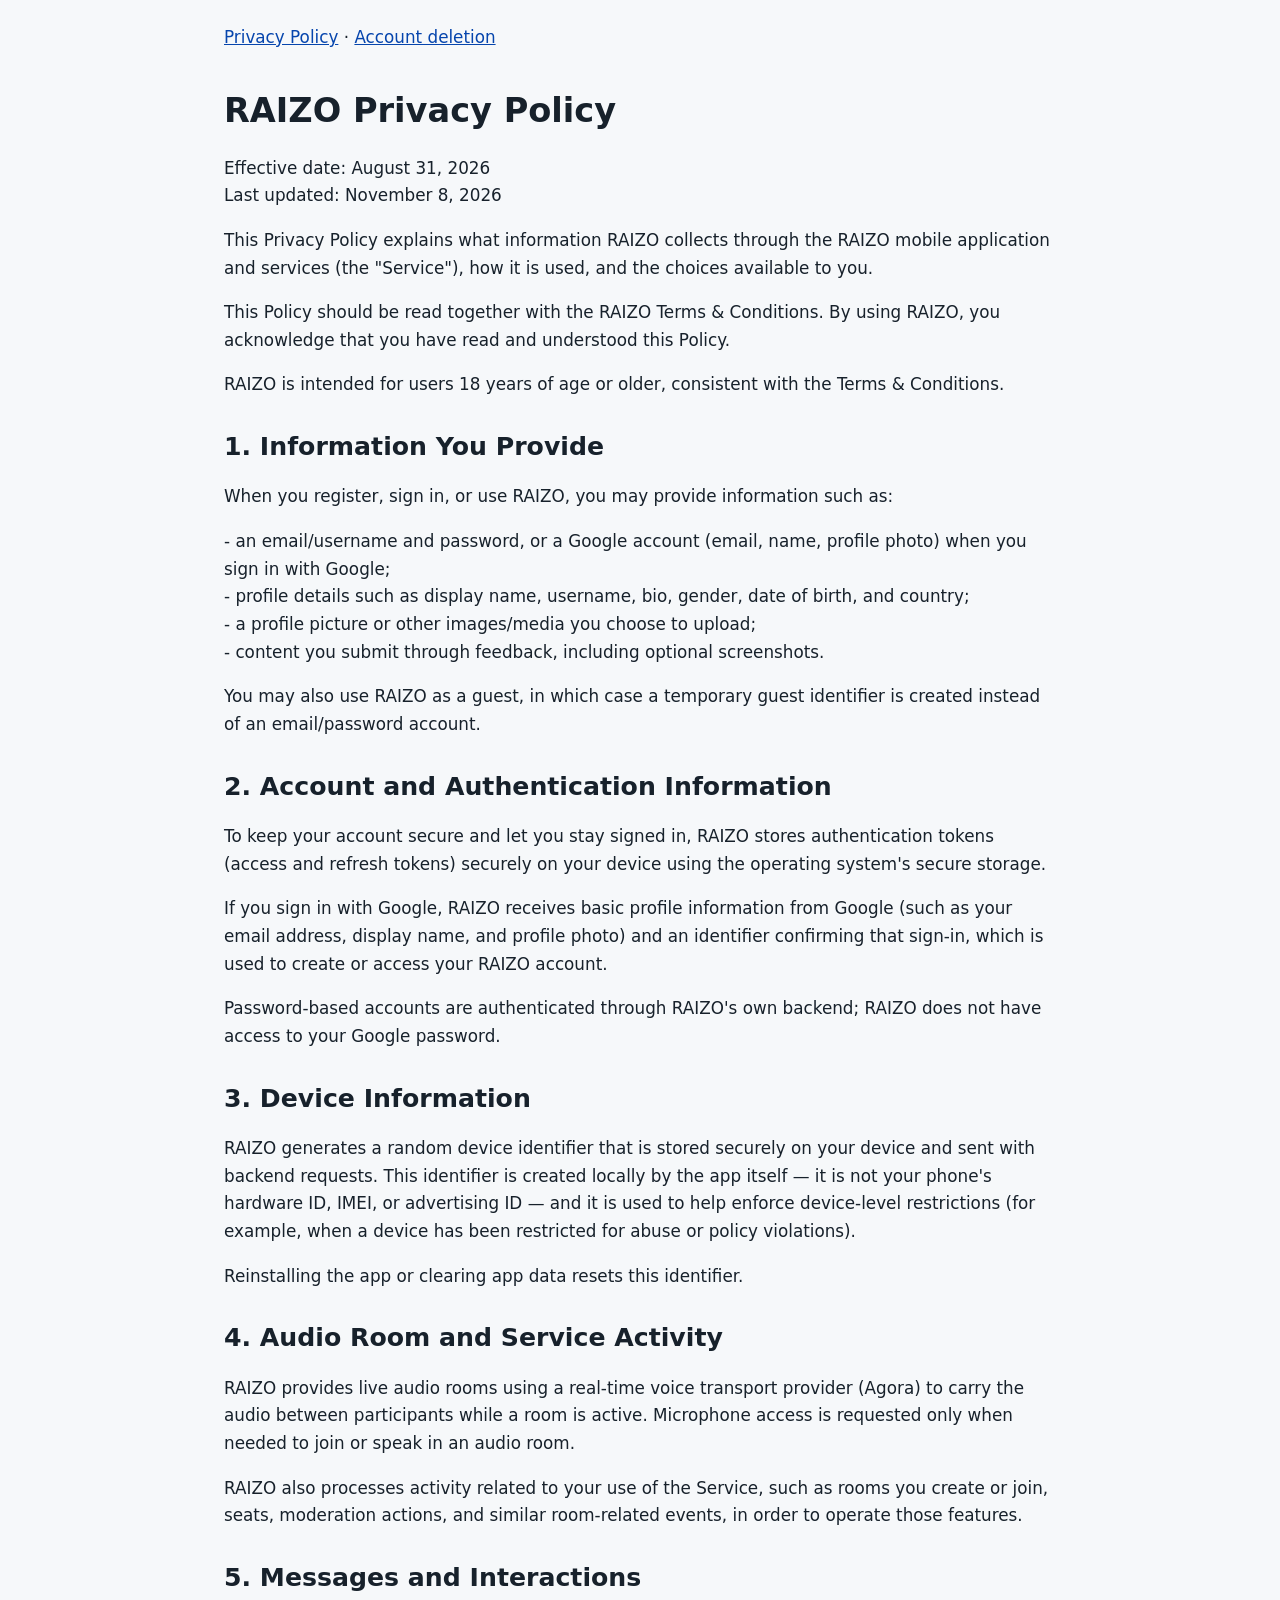
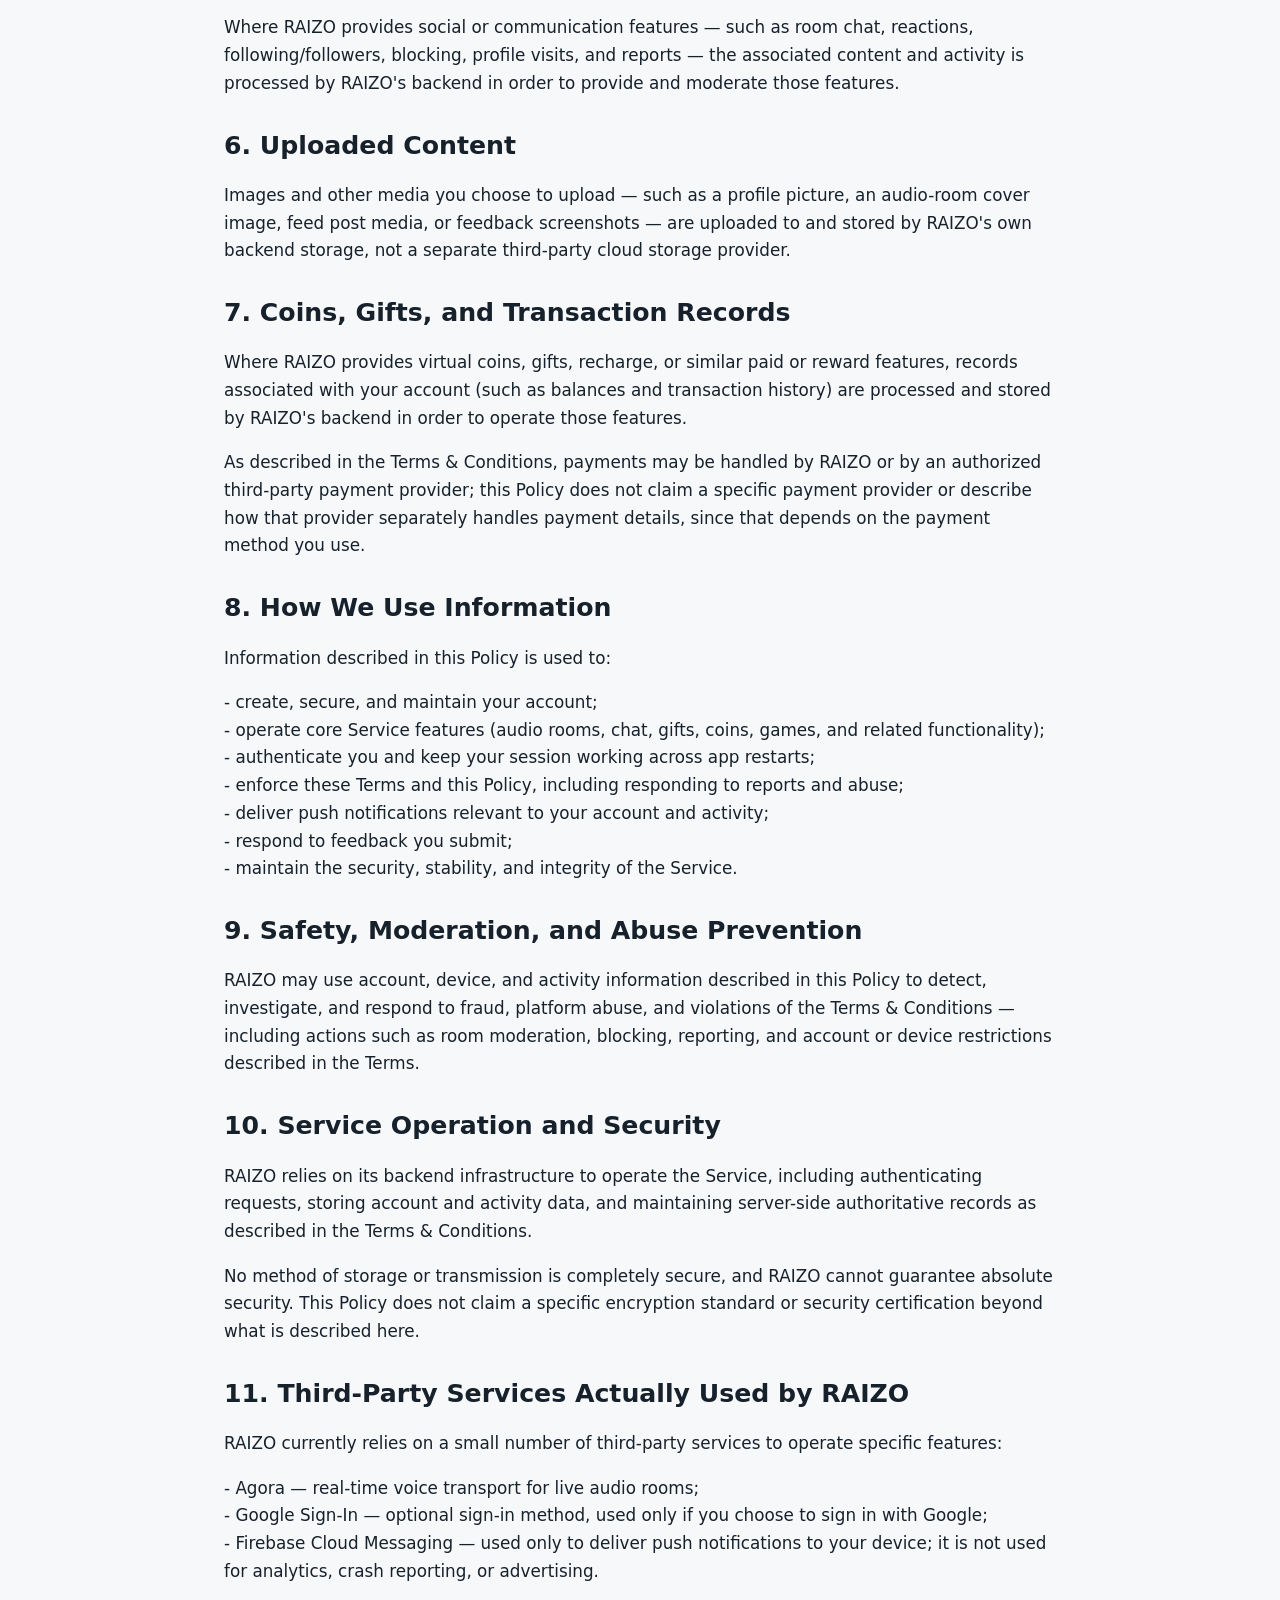
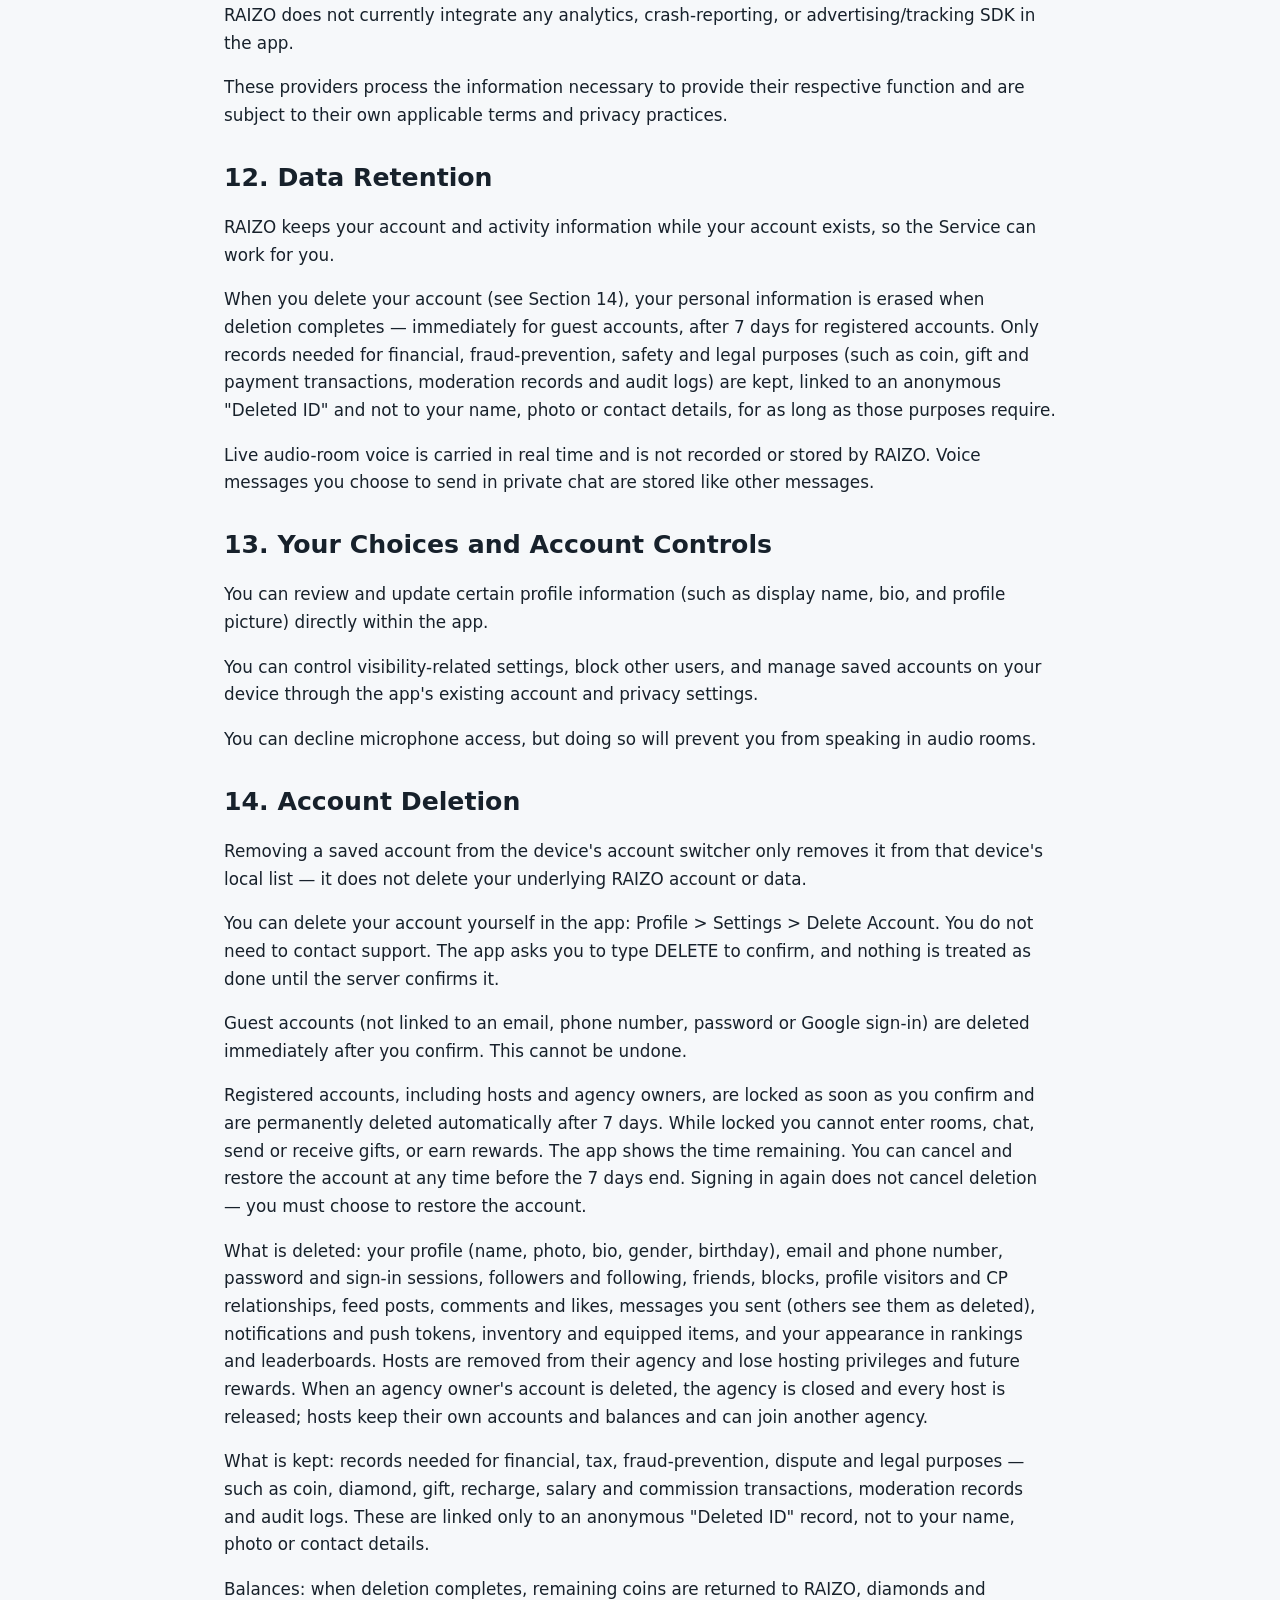
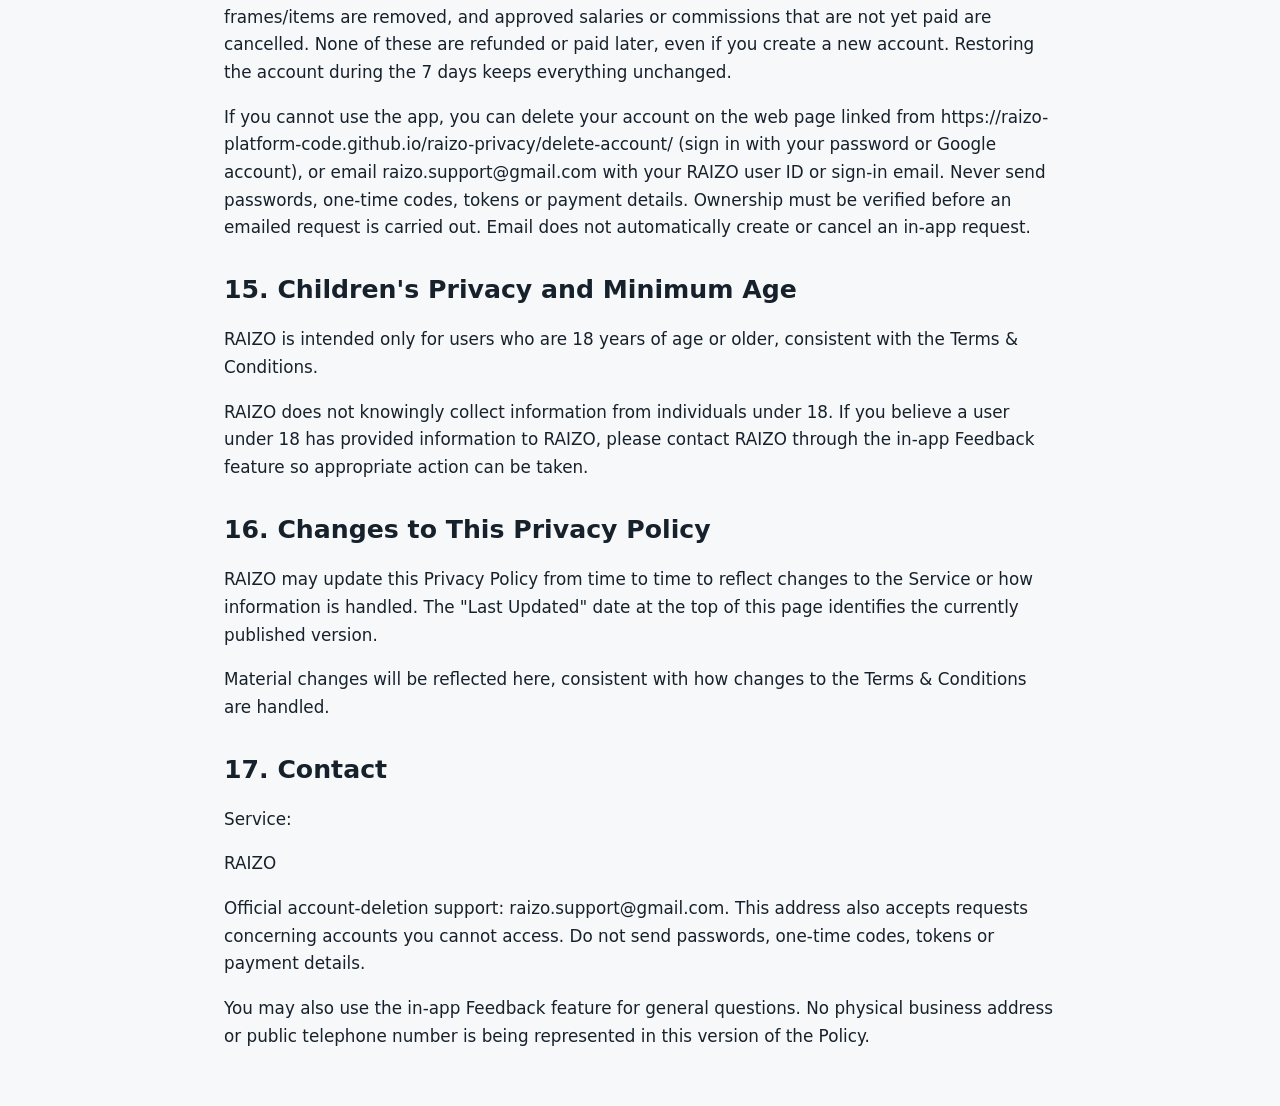
<file: index.html>
<!doctype html>
<html lang="en"><head><meta charset="utf-8"><meta name="viewport" content="width=device-width, initial-scale=1">
<meta name="referrer" content="no-referrer">
<meta http-equiv="Content-Security-Policy" content="default-src 'none'; style-src 'self'; img-src 'none'; connect-src 'none'; form-action 'none'; base-uri 'none'">
<title>Privacy Policy | RAIZO</title><link rel="stylesheet" href="styles.css"></head>
<body><main><nav aria-label="Legal pages"><a href="index.html">Privacy Policy</a> · <a href="delete-account/">Account deletion</a></nav>
<h1>RAIZO Privacy Policy</h1><p>Effective date: August 31, 2026<br>Last updated: November 8, 2026</p><p>This Privacy Policy explains what information RAIZO collects through the RAIZO mobile application and services (the "Service"), how it is used, and the choices available to you.</p>
<p>This Policy should be read together with the RAIZO Terms &amp; Conditions. By using RAIZO, you acknowledge that you have read and understood this Policy.</p>
<p>RAIZO is intended for users 18 years of age or older, consistent with the Terms &amp; Conditions.</p>
<section id="section-1"><h2>1. Information You Provide</h2><p>When you register, sign in, or use RAIZO, you may provide information such as:</p>
<p>- an email/username and password, or a Google account (email, name, profile photo) when you sign in with Google;<br>- profile details such as display name, username, bio, gender, date of birth, and country;<br>- a profile picture or other images/media you choose to upload;<br>- content you submit through feedback, including optional screenshots.</p>
<p>You may also use RAIZO as a guest, in which case a temporary guest identifier is created instead of an email/password account.</p></section>
<section id="section-2"><h2>2. Account and Authentication Information</h2><p>To keep your account secure and let you stay signed in, RAIZO stores authentication tokens (access and refresh tokens) securely on your device using the operating system's secure storage.</p>
<p>If you sign in with Google, RAIZO receives basic profile information from Google (such as your email address, display name, and profile photo) and an identifier confirming that sign-in, which is used to create or access your RAIZO account.</p>
<p>Password-based accounts are authenticated through RAIZO's own backend; RAIZO does not have access to your Google password.</p></section>
<section id="section-3"><h2>3. Device Information</h2><p>RAIZO generates a random device identifier that is stored securely on your device and sent with backend requests. This identifier is created locally by the app itself — it is not your phone's hardware ID, IMEI, or advertising ID — and it is used to help enforce device-level restrictions (for example, when a device has been restricted for abuse or policy violations).</p>
<p>Reinstalling the app or clearing app data resets this identifier.</p></section>
<section id="section-4"><h2>4. Audio Room and Service Activity</h2><p>RAIZO provides live audio rooms using a real-time voice transport provider (Agora) to carry the audio between participants while a room is active. Microphone access is requested only when needed to join or speak in an audio room.</p>
<p>RAIZO also processes activity related to your use of the Service, such as rooms you create or join, seats, moderation actions, and similar room-related events, in order to operate those features.</p></section>
<section id="section-5"><h2>5. Messages and Interactions</h2><p>Where RAIZO provides social or communication features — such as room chat, reactions, following/followers, blocking, profile visits, and reports — the associated content and activity is processed by RAIZO's backend in order to provide and moderate those features.</p></section>
<section id="section-6"><h2>6. Uploaded Content</h2><p>Images and other media you choose to upload — such as a profile picture, an audio-room cover image, feed post media, or feedback screenshots — are uploaded to and stored by RAIZO's own backend storage, not a separate third-party cloud storage provider.</p></section>
<section id="section-7"><h2>7. Coins, Gifts, and Transaction Records</h2><p>Where RAIZO provides virtual coins, gifts, recharge, or similar paid or reward features, records associated with your account (such as balances and transaction history) are processed and stored by RAIZO's backend in order to operate those features.</p>
<p>As described in the Terms &amp; Conditions, payments may be handled by RAIZO or by an authorized third-party payment provider; this Policy does not claim a specific payment provider or describe how that provider separately handles payment details, since that depends on the payment method you use.</p></section>
<section id="section-8"><h2>8. How We Use Information</h2><p>Information described in this Policy is used to:</p>
<p>- create, secure, and maintain your account;<br>- operate core Service features (audio rooms, chat, gifts, coins, games, and related functionality);<br>- authenticate you and keep your session working across app restarts;<br>- enforce these Terms and this Policy, including responding to reports and abuse;<br>- deliver push notifications relevant to your account and activity;<br>- respond to feedback you submit;<br>- maintain the security, stability, and integrity of the Service.</p></section>
<section id="section-9"><h2>9. Safety, Moderation, and Abuse Prevention</h2><p>RAIZO may use account, device, and activity information described in this Policy to detect, investigate, and respond to fraud, platform abuse, and violations of the Terms &amp; Conditions — including actions such as room moderation, blocking, reporting, and account or device restrictions described in the Terms.</p></section>
<section id="section-10"><h2>10. Service Operation and Security</h2><p>RAIZO relies on its backend infrastructure to operate the Service, including authenticating requests, storing account and activity data, and maintaining server-side authoritative records as described in the Terms &amp; Conditions.</p>
<p>No method of storage or transmission is completely secure, and RAIZO cannot guarantee absolute security. This Policy does not claim a specific encryption standard or security certification beyond what is described here.</p></section>
<section id="section-11"><h2>11. Third-Party Services Actually Used by RAIZO</h2><p>RAIZO currently relies on a small number of third-party services to operate specific features:</p>
<p>- Agora — real-time voice transport for live audio rooms;<br>- Google Sign-In — optional sign-in method, used only if you choose to sign in with Google;<br>- Firebase Cloud Messaging — used only to deliver push notifications to your device; it is not used for analytics, crash reporting, or advertising.</p>
<p>RAIZO does not currently integrate any analytics, crash-reporting, or advertising/tracking SDK in the app.</p>
<p>These providers process the information necessary to provide their respective function and are subject to their own applicable terms and privacy practices.</p></section>
<section id="section-12"><h2>12. Data Retention</h2><p>RAIZO keeps your account and activity information while your account exists, so the Service can work for you.</p>
<p>When you delete your account (see Section 14), your personal information is erased when deletion completes — immediately for guest accounts, after 7 days for registered accounts. Only records needed for financial, fraud-prevention, safety and legal purposes (such as coin, gift and payment transactions, moderation records and audit logs) are kept, linked to an anonymous "Deleted ID" and not to your name, photo or contact details, for as long as those purposes require.</p>
<p>Live audio-room voice is carried in real time and is not recorded or stored by RAIZO. Voice messages you choose to send in private chat are stored like other messages.</p></section>
<section id="section-13"><h2>13. Your Choices and Account Controls</h2><p>You can review and update certain profile information (such as display name, bio, and profile picture) directly within the app.</p>
<p>You can control visibility-related settings, block other users, and manage saved accounts on your device through the app's existing account and privacy settings.</p>
<p>You can decline microphone access, but doing so will prevent you from speaking in audio rooms.</p></section>
<section id="section-14"><h2>14. Account Deletion</h2><p>Removing a saved account from the device's account switcher only removes it from that device's local list — it does not delete your underlying RAIZO account or data.</p>
<p>You can delete your account yourself in the app: Profile &gt; Settings &gt; Delete Account. You do not need to contact support. The app asks you to type DELETE to confirm, and nothing is treated as done until the server confirms it.</p>
<p>Guest accounts (not linked to an email, phone number, password or Google sign-in) are deleted immediately after you confirm. This cannot be undone.</p>
<p>Registered accounts, including hosts and agency owners, are locked as soon as you confirm and are permanently deleted automatically after 7 days. While locked you cannot enter rooms, chat, send or receive gifts, or earn rewards. The app shows the time remaining. You can cancel and restore the account at any time before the 7 days end. Signing in again does not cancel deletion — you must choose to restore the account.</p>
<p>What is deleted: your profile (name, photo, bio, gender, birthday), email and phone number, password and sign-in sessions, followers and following, friends, blocks, profile visitors and CP relationships, feed posts, comments and likes, messages you sent (others see them as deleted), notifications and push tokens, inventory and equipped items, and your appearance in rankings and leaderboards. Hosts are removed from their agency and lose hosting privileges and future rewards. When an agency owner's account is deleted, the agency is closed and every host is released; hosts keep their own accounts and balances and can join another agency.</p>
<p>What is kept: records needed for financial, tax, fraud-prevention, dispute and legal purposes — such as coin, diamond, gift, recharge, salary and commission transactions, moderation records and audit logs. These are linked only to an anonymous "Deleted ID" record, not to your name, photo or contact details.</p>
<p>Balances: when deletion completes, remaining coins are returned to RAIZO, diamonds and frames/items are removed, and approved salaries or commissions that are not yet paid are cancelled. None of these are refunded or paid later, even if you create a new account. Restoring the account during the 7 days keeps everything unchanged.</p>
<p>If you cannot use the app, you can delete your account on the web page linked from https://raizo-platform-code.github.io/raizo-privacy/delete-account/ (sign in with your password or Google account), or email raizo.support@gmail.com with your RAIZO user ID or sign-in email. Never send passwords, one-time codes, tokens or payment details. Ownership must be verified before an emailed request is carried out. Email does not automatically create or cancel an in-app request.</p></section>
<section id="section-15"><h2>15. Children's Privacy and Minimum Age</h2><p>RAIZO is intended only for users who are 18 years of age or older, consistent with the Terms &amp; Conditions.</p>
<p>RAIZO does not knowingly collect information from individuals under 18. If you believe a user under 18 has provided information to RAIZO, please contact RAIZO through the in-app Feedback feature so appropriate action can be taken.</p></section>
<section id="section-16"><h2>16. Changes to This Privacy Policy</h2><p>RAIZO may update this Privacy Policy from time to time to reflect changes to the Service or how information is handled. The "Last Updated" date at the top of this page identifies the currently published version.</p>
<p>Material changes will be reflected here, consistent with how changes to the Terms &amp; Conditions are handled.</p></section>
<section id="section-17"><h2>17. Contact</h2><p>Service:</p>
<p>RAIZO</p>
<p>Official account-deletion support: raizo.support@gmail.com. This address also accepts requests concerning accounts you cannot access. Do not send passwords, one-time codes, tokens or payment details.</p>
<p>You may also use the in-app Feedback feature for general questions. No physical business address or public telephone number is being represented in this version of the Policy.</p></section>
</main></body></html>
</file>
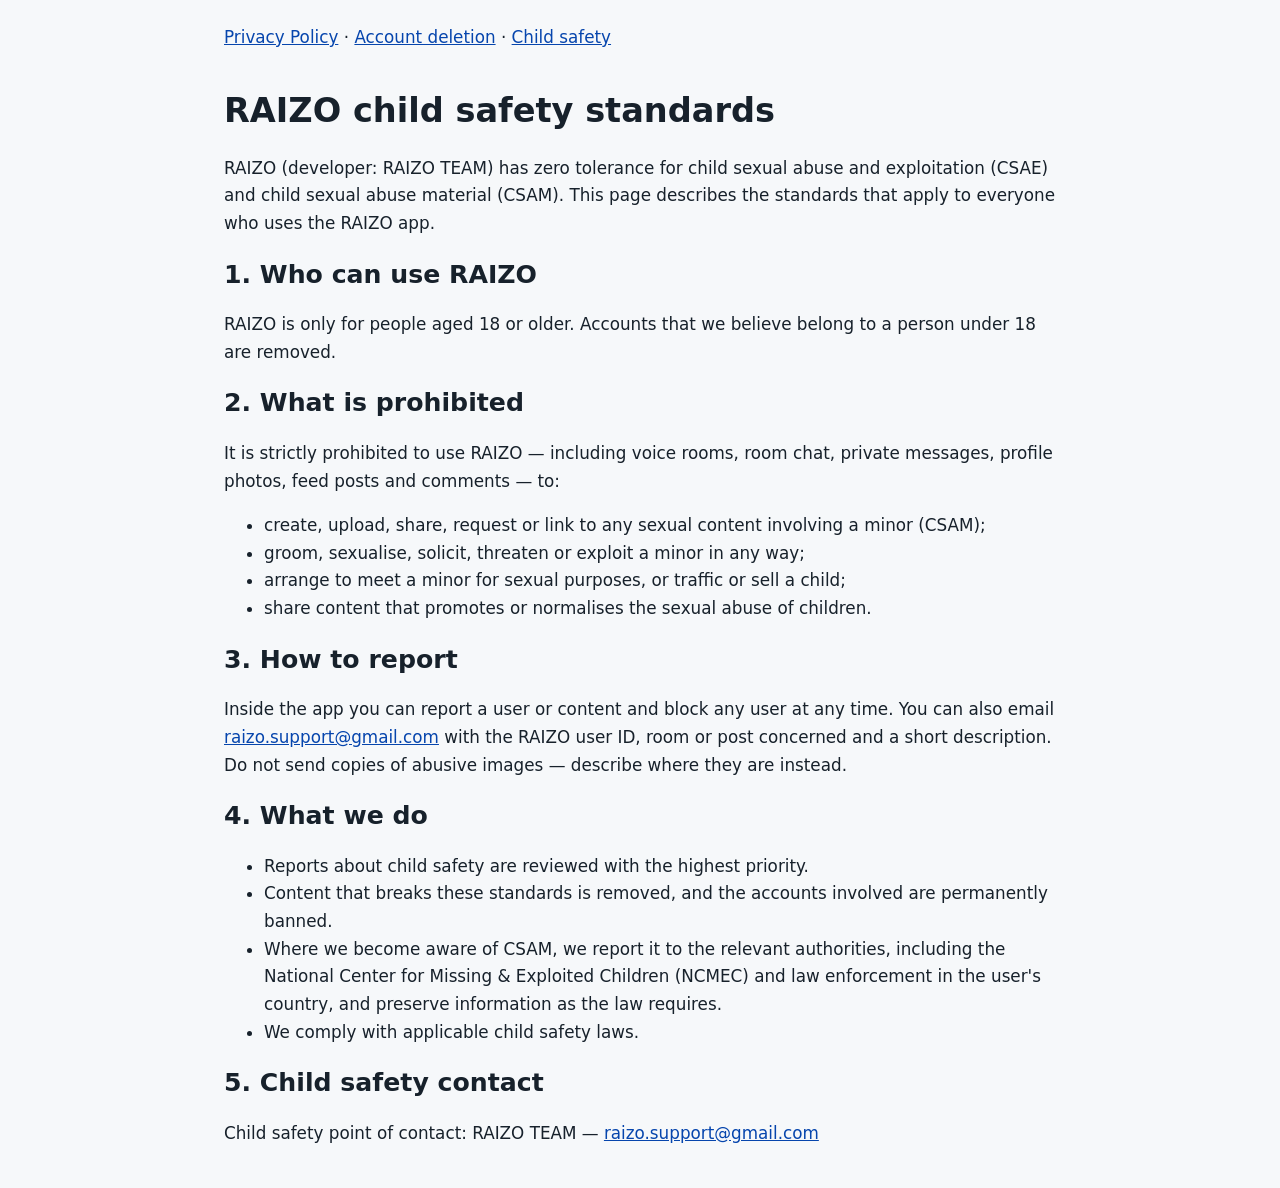
<file: child-safety/index.html>
<!doctype html>
<html lang="en"><head><meta charset="utf-8"><meta name="viewport" content="width=device-width, initial-scale=1">
<meta name="referrer" content="no-referrer">
<meta http-equiv="Content-Security-Policy" content="default-src 'none'; style-src 'self'; img-src 'none'; connect-src 'none'; form-action 'none'; base-uri 'none'">
<title>Child safety standards | RAIZO</title><link rel="stylesheet" href="../styles.css"></head>
<body><main><nav aria-label="Legal pages"><a href="../index.html">Privacy Policy</a> · <a href="../delete-account/">Account deletion</a> · <a href="../child-safety/">Child safety</a></nav>
<h1>RAIZO child safety standards</h1>
<p>RAIZO (developer: RAIZO TEAM) has zero tolerance for child sexual abuse and exploitation (CSAE) and child sexual abuse material (CSAM). This page describes the standards that apply to everyone who uses the RAIZO app.</p>

<h2>1. Who can use RAIZO</h2>
<p>RAIZO is only for people aged 18 or older. Accounts that we believe belong to a person under 18 are removed.</p>

<h2>2. What is prohibited</h2>
<p>It is strictly prohibited to use RAIZO — including voice rooms, room chat, private messages, profile photos, feed posts and comments — to:</p>
<ul>
<li>create, upload, share, request or link to any sexual content involving a minor (CSAM);</li>
<li>groom, sexualise, solicit, threaten or exploit a minor in any way;</li>
<li>arrange to meet a minor for sexual purposes, or traffic or sell a child;</li>
<li>share content that promotes or normalises the sexual abuse of children.</li>
</ul>

<h2>3. How to report</h2>
<p>Inside the app you can report a user or content and block any user at any time. You can also email <a href="mailto:raizo.support@gmail.com">raizo.support@gmail.com</a> with the RAIZO user ID, room or post concerned and a short description. Do not send copies of abusive images — describe where they are instead.</p>

<h2>4. What we do</h2>
<ul>
<li>Reports about child safety are reviewed with the highest priority.</li>
<li>Content that breaks these standards is removed, and the accounts involved are permanently banned.</li>
<li>Where we become aware of CSAM, we report it to the relevant authorities, including the National Center for Missing &amp; Exploited Children (NCMEC) and law enforcement in the user's country, and preserve information as the law requires.</li>
<li>We comply with applicable child safety laws.</li>
</ul>

<h2>5. Child safety contact</h2>
<p>Child safety point of contact: RAIZO TEAM — <a href="mailto:raizo.support@gmail.com">raizo.support@gmail.com</a></p>
</main></body></html>
</file>
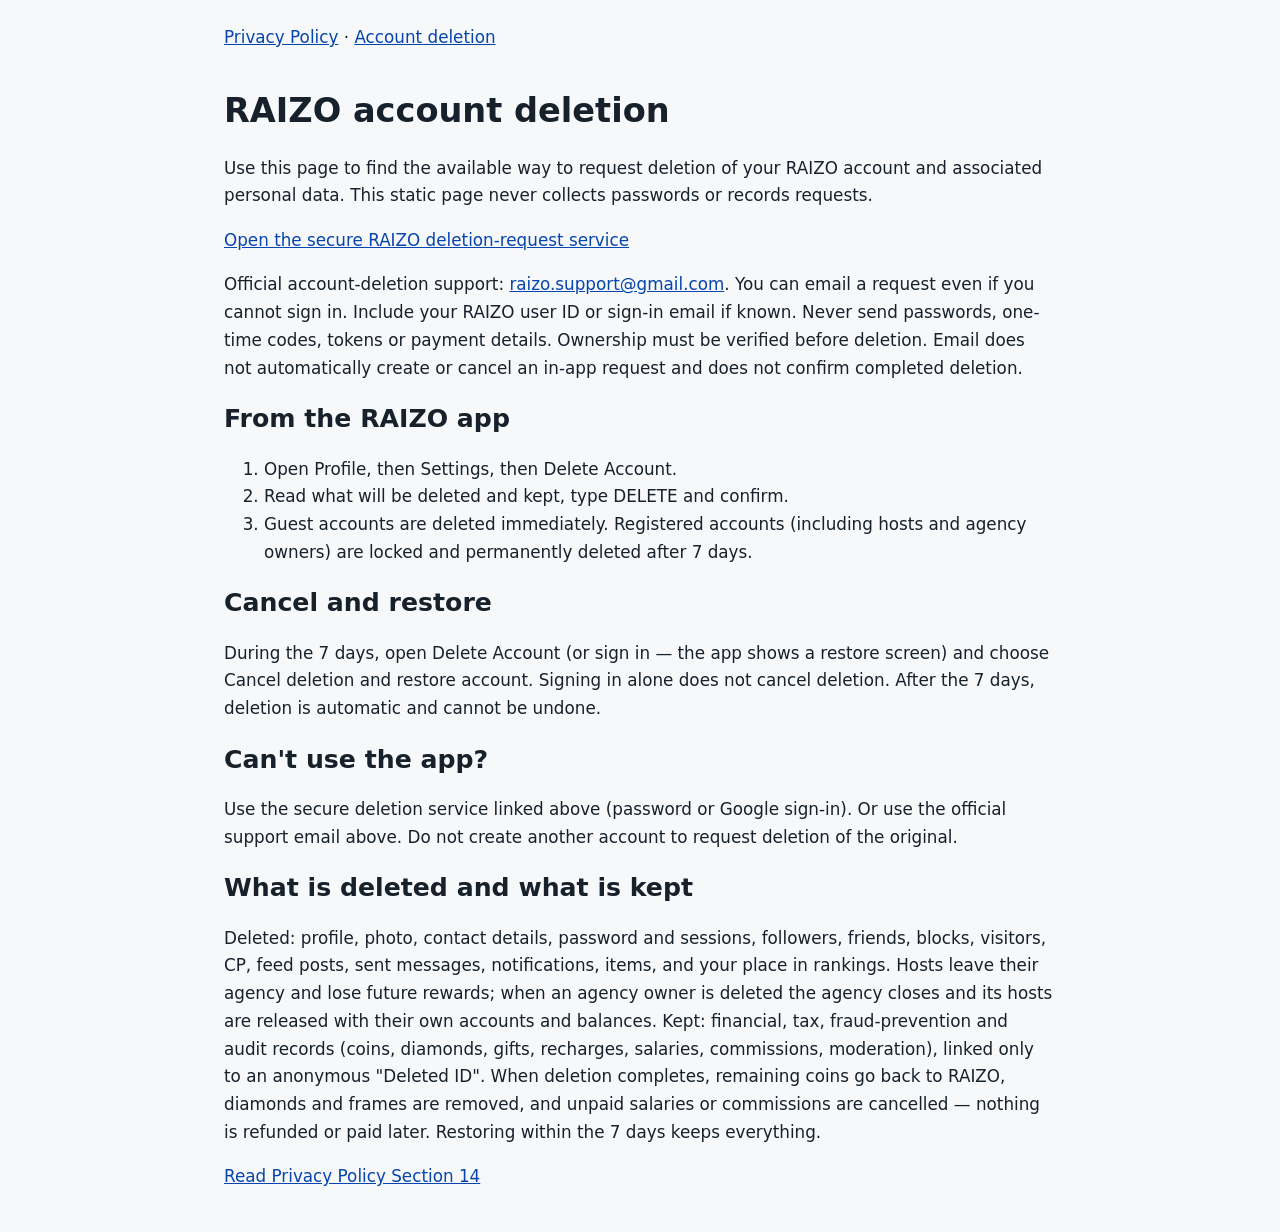
<file: delete-account/index.html>
<!doctype html>
<html lang="en"><head><meta charset="utf-8"><meta name="viewport" content="width=device-width, initial-scale=1">
<meta name="referrer" content="no-referrer">
<meta http-equiv="Content-Security-Policy" content="default-src 'none'; style-src 'self'; img-src 'none'; connect-src 'none'; form-action 'none'; base-uri 'none'">
<title>Account deletion | RAIZO</title><link rel="stylesheet" href="../styles.css"></head>
<body><main><nav aria-label="Legal pages"><a href="../index.html">Privacy Policy</a> · <a href="../delete-account/">Account deletion</a></nav>
<h1>RAIZO account deletion</h1>
<p>Use this page to find the available way to request deletion of your RAIZO account and associated personal data. This static page never collects passwords or records requests.</p>
<p><a rel="noopener noreferrer" href="https://api.raizoapp.com/api/v1/account-deletion/page">Open the secure RAIZO deletion-request service</a></p>
<p>Official account-deletion support: <a href="mailto:raizo.support@gmail.com">raizo.support@gmail.com</a>. You can email a request even if you cannot sign in. Include your RAIZO user ID or sign-in email if known. Never send passwords, one-time codes, tokens or payment details. Ownership must be verified before deletion. Email does not automatically create or cancel an in-app request and does not confirm completed deletion.</p>
<h2>From the RAIZO app</h2><ol><li>Open Profile, then Settings, then Delete Account.</li><li>Read what will be deleted and kept, type DELETE and confirm.</li><li>Guest accounts are deleted immediately. Registered accounts (including hosts and agency owners) are locked and permanently deleted after 7 days.</li></ol>
<h2>Cancel and restore</h2><p>During the 7 days, open Delete Account (or sign in — the app shows a restore screen) and choose Cancel deletion and restore account. Signing in alone does not cancel deletion. After the 7 days, deletion is automatic and cannot be undone.</p>
<h2>Can't use the app?</h2><p>Use the secure deletion service linked above (password or Google sign-in). Or use the official support email above. Do not create another account to request deletion of the original.</p>
<h2>What is deleted and what is kept</h2><p>Deleted: profile, photo, contact details, password and sessions, followers, friends, blocks, visitors, CP, feed posts, sent messages, notifications, items, and your place in rankings. Hosts leave their agency and lose future rewards; when an agency owner is deleted the agency closes and its hosts are released with their own accounts and balances. Kept: financial, tax, fraud-prevention and audit records (coins, diamonds, gifts, recharges, salaries, commissions, moderation), linked only to an anonymous "Deleted ID". When deletion completes, remaining coins go back to RAIZO, diamonds and frames are removed, and unpaid salaries or commissions are cancelled — nothing is refunded or paid later. Restoring within the 7 days keeps everything.</p>
<p><a href="../index.html#section-14">Read Privacy Policy Section 14</a></p>
</main></body></html>
</file>
<file: styles.css>
body{font:1.05rem/1.65 system-ui,sans-serif;color:#17212b;background:#f6f8fa;margin:0}main{max-width:52rem;margin:auto;padding:1.5rem}h1,h2{line-height:1.25}section{margin:2rem 0}a{color:#0645ad;overflow-wrap:anywhere}nav{padding-bottom:1rem}a:focus-visible{outline:3px solid #905500;outline-offset:3px}
</file>
